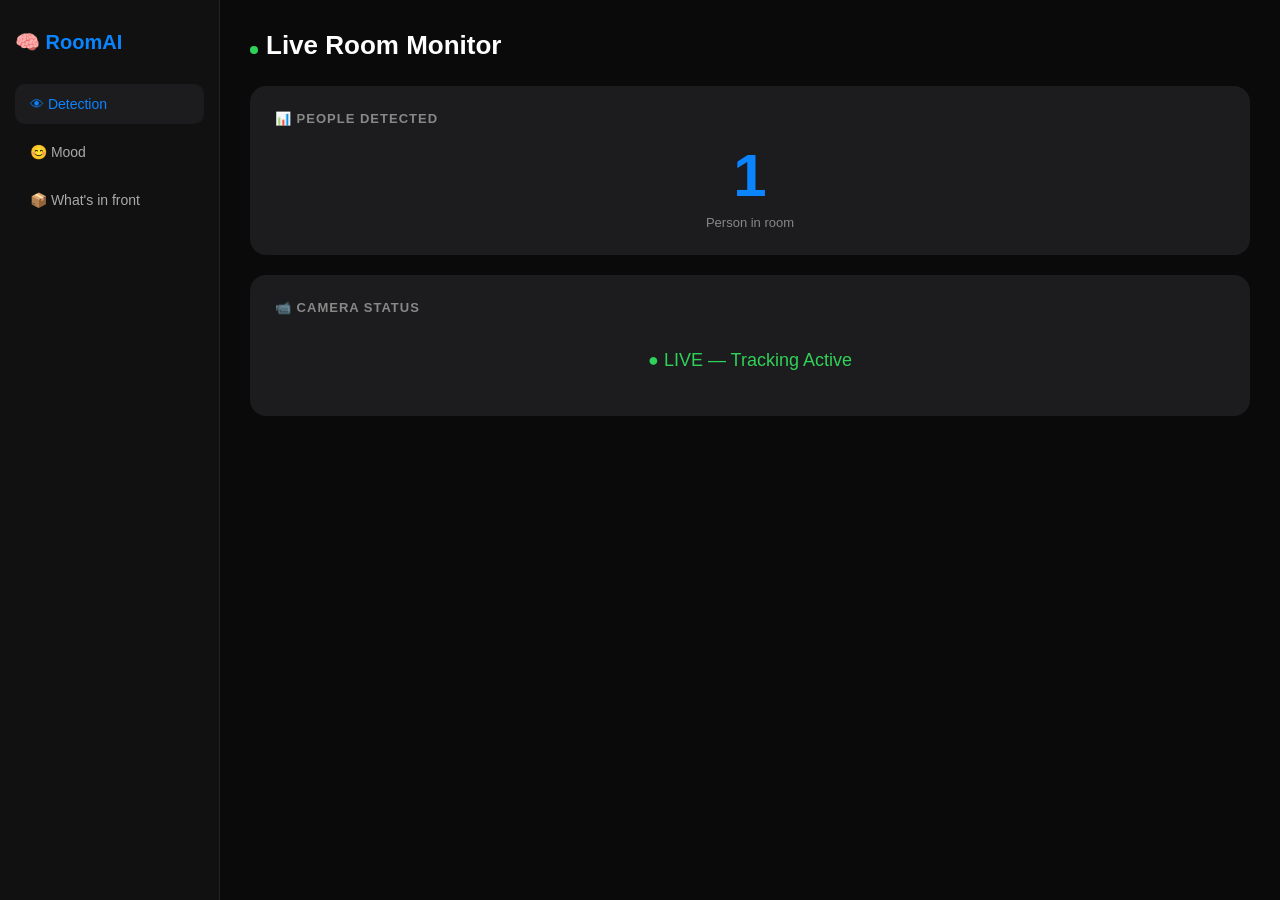
<file: docs/index.html>
<!DOCTYPE html>
<html lang="en">
<head>
<meta charset="UTF-8">
<title>Room Tracker AI</title>
<style>
* { margin:0; padding:0; box-sizing:border-box; }
body { font-family:-apple-system,BlinkMacSystemFont,sans-serif; background:#0a0a0a; color:#fff; display:flex; height:100vh; }
.sidebar { width:220px; background:#111; padding:30px 15px; border-right:1px solid #222; }
.logo { font-size:20px; font-weight:700; margin-bottom:30px; color:#fff; }
.logo span { color:#0a84ff; }
.menu-item { padding:12px 15px; border-radius:10px; cursor:pointer; font-size:14px; color:#aaa; margin-bottom:8px; transition:all 0.2s; }
.menu-item:hover,.menu-item.active { background:#1c1c1e; color:#0a84ff; }
.main { flex:1; padding:30px; overflow-y:auto; }
.header { font-size:26px; font-weight:700; margin-bottom:25px; }
.card { background:#1c1c1e; border-radius:16px; padding:25px; margin-bottom:20px; }
.card h3 { font-size:13px; color:#888; margin-bottom:15px; text-transform:uppercase; letter-spacing:1px; }
.stat-number { font-size:60px; font-weight:700; color:#0a84ff; text-align:center; }
.stat-label { font-size:13px; color:#888; text-align:center; margin-top:5px; }
.panel { display:none; }
.panel.active { display:block; }
.dot { width:8px; height:8px; border-radius:50%; background:#30d158; display:inline-block; margin-right:8px; animation:pulse 1.5s infinite; }
@keyframes pulse { 0%,100%{opacity:1} 50%{opacity:0.3} }
.mood-box { text-align:center; padding:30px; }
.mood-emoji { font-size:80px; }
.mood-bar { height:10px; border-radius:5px; margin-top:20px; transition:background 1s; }
.green { background:#30d158; }
.red { background:#ff453a; }
.objects-box { font-size:16px; line-height:2; color:#ddd; padding:10px; }
.badge { display:inline-block; background:#2c2c2e; padding:6px 14px; border-radius:20px; margin:4px; font-size:14px; }
</style>
</head>
<body>

<div class="sidebar">
  <div class="logo">🧠 <span>RoomAI</span></div>
  <div class="menu-item active" onclick="show('detection',this)">👁 Detection</div>
  <div class="menu-item" onclick="show('mood',this)">😊 Mood</div>
  <div class="menu-item" onclick="show('objects',this)">📦 What's in front</div>
</div>

<div class="main">
  <div class="header"><span class="dot"></span>Live Room Monitor</div>

  <div id="detection" class="panel active">
    <div class="card">
      <h3>📊 People Detected</h3>
      <div class="stat-number" id="count">1</div>
      <div class="stat-label">Person in room</div>
    </div>
    <div class="card">
      <h3>📹 Camera Status</h3>
      <div style="color:#30d158;font-size:18px;text-align:center;padding:20px;">
        ● LIVE — Tracking Active
      </div>
    </div>
  </div>

  <div id="mood" class="panel">
    <div class="card">
      <h3>😊 Mood Detection</h3>
      <div class="mood-box">
        <div class="mood-emoji" id="emoji">😊</div>
        <div style="font-size:22px;margin-top:15px;" id="mood-text">Happy</div>
        <div class="mood-bar green" id="mood-bar"></div>
      </div>
    </div>
  </div>

  <div id="objects" class="panel">
    <div class="card">
      <h3>📦 What's in front of me</h3>
      <div class="objects-box">
        <span class="badge">👤 Person</span>
        <span class="badge">💻 Laptop</span>
        <span class="badge">📱 Phone</span>
        <span class="badge">☕ Cup</span>
        <span class="badge">📚 Book</span>
      </div>
    </div>
  </div>

</div>

<script>
function show(id, el) {
  document.querySelectorAll('.panel').forEach(p => p.classList.remove('active'));
  document.querySelectorAll('.menu-item').forEach(m => m.classList.remove('active'));
  document.getElementById(id).classList.add('active');
  el.classList.add('active');
}
</script>
</body>
</html>
</file>
